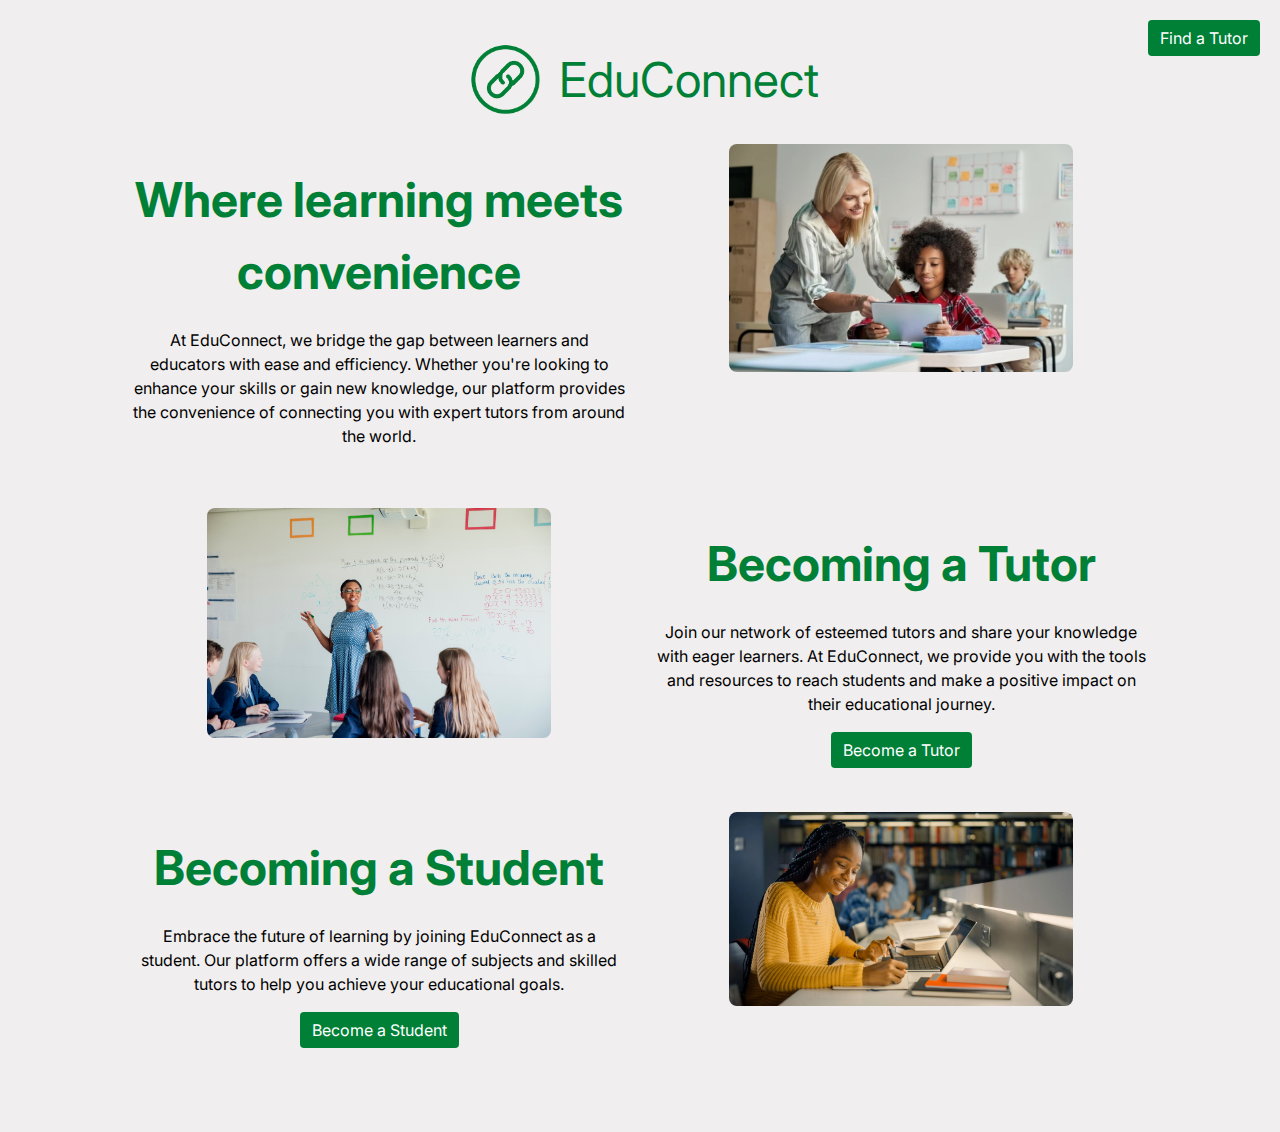
<file: figma-to-html/index.html>
<!DOCTYPE html>
<html>

<head>
    <link href="https://fonts.googleapis.com/css?family=Inter&display=swap" rel="stylesheet" />
    <link href="https://stackpath.bootstrapcdn.com/bootstrap/4.5.2/css/bootstrap.min.css" rel="stylesheet">
    <link href="./css/main.css" rel="stylesheet" /> <!-- Link to the external CSS file -->
    <title>EduConnect</title>
    <style>
        .find-tutor-btn {
            position: fixed;
            top: 20px;
            right: 20px;
            z-index: 1000;
        }
    </style>
</head>

<body>
    <div class="container">
        <div class="row text-center mb-4">
            <div class="col-12">
                <div class="v2001_1460">
                    <div class="logo-container">
                        <img src="images/logo.png" alt="EduConnect Logo"> <!-- Insert your logo image here -->
                        <a href="index.html" class="v2001_1467">EduConnect</a>
                    </div>
                </div>
            </div>
        </div>

        <div class="row mb-4">
            <div class="row"> <!-- Start new row for Becoming a Student (inverted) -->
                <div class="col-6">
                    <div class="v2001_1449 text-center">
                        <span class="v2001_1450">Where learning meets convenience</span>
                    </div>
                    <div class="section-paragraph text-center">
                        <p>At EduConnect, we bridge the gap between learners and educators with ease and efficiency. Whether you're looking to enhance your skills or gain new knowledge, our platform provides the convenience of connecting you with expert tutors from around the world.</p>
                    </div>
                </div>
                <div class="col-6 text-center">
                    <div class="v2001_1448">
                        <img src="images/learning.png" class="img-fluid">
                    </div>
                </div>
            </div> <!-- End new row for Becoming a Student (inverted) -->
        </div>

        <div class="row mb-4">
            <div class="row"> <!-- Start new row for Becoming a Tutor -->
                <div class="col-6 text-center">
                    <div class="v2001_1443">
                        <img src="images/tutor.jpg" alt="Becoming a Tutor" class="img-fluid">
                    </div>
                </div>
                <div class="col-6">
                    <div class="v2001_1449 text-center">
                        <span class="v2001_1450">Becoming a Tutor</span>
                    </div>
                    <div class="section-paragraph text-center">
                        <p>Join our network of esteemed tutors and share your knowledge with eager learners. At EduConnect, we provide you with the tools and resources to reach students and make a positive impact on their educational journey.</p>
                    </div>
                    <div class="v2001_1446 mt-2 text-center">
                        <a href="teacherForm.html" class="btn btn-primary">Become a Tutor</a>
                    </div>
                </div>
            </div> <!-- End new row for Becoming a Tutor -->
        </div>
        
        <div class="row mb-4">
            <div class="row"> <!-- Start new row for Becoming a Student (inverted) -->
                <div class="col-6">
                    <div class="v2001_1449 text-center">
                        <span class="v2001_1450">Becoming a Student</span>
                    </div>
                    <div class="section-paragraph text-center">
                        <p>Embrace the future of learning by joining EduConnect as a student. Our platform offers a wide range of subjects and skilled tutors to help you achieve your educational goals.</p>
                    </div>
                    <div class="v2001_1452 mt-2 text-center">
                        <a href="studentForm.html" class="btn btn-primary">Become a Student</a>
                    </div>
                </div>
                <div class="col-6 text-center">
                    <div class="v2001_1448">
                        <img src="images/student.png" alt="Becoming a Student" class="img-fluid">
                    </div>
                </div>
            </div> <!-- End new row for Becoming a Student (inverted) -->
        </div>
    </div>

    <a href="findTutor.html" class="btn btn-primary find-tutor-btn">Find a Tutor</a>

    <script src="https://code.jquery.com/jquery-3.5.1.slim.min.js"></script>
    <script src="https://stackpath.bootstrapcdn.com/bootstrap/4.5.2/js/bootstrap.bundle.min.js"></script>
</body>

</html>
</file>
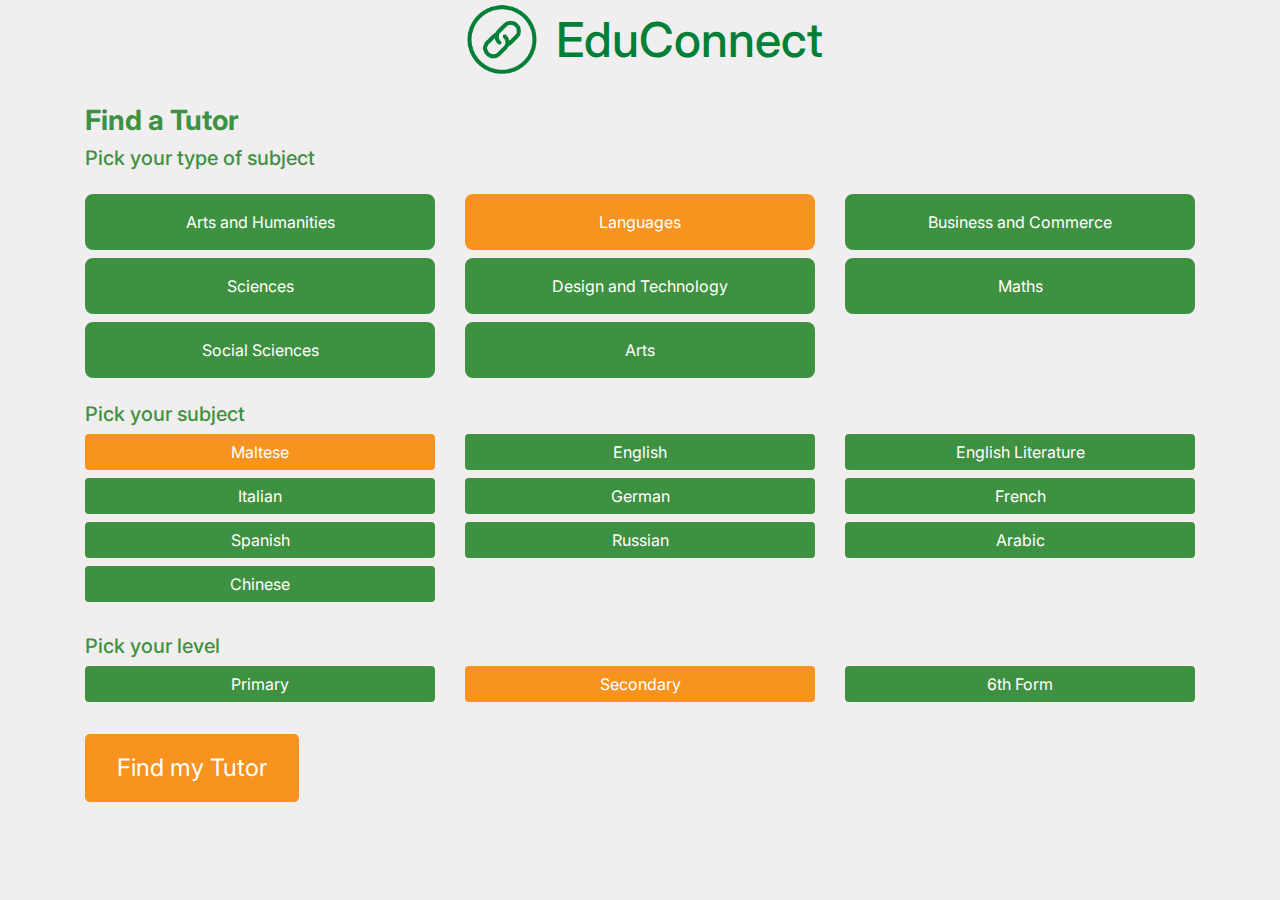
<file: figma-to-html/findTutor.html>
<!DOCTYPE html>
<html lang="en">

<head>
    <meta charset="UTF-8">
    <meta name="viewport" content="width=device-width, initial-scale=1.0">
    <link href="https://fonts.googleapis.com/css?family=Inter&display=swap" rel="stylesheet" />
    <link href="https://stackpath.bootstrapcdn.com/bootstrap/4.5.2/css/bootstrap.min.css" rel="stylesheet">
    <link href="css/findTutor.css" rel="stylesheet" />
    <title>EduConnect</title>
</head>

<body>
    <div class="container">
        <header class="text-center mb-4">
            <div class="logo-container">
                <img src="images/logo.png" alt="EduConnect Logo">
                <a href="index.html" class="brand-name">EduConnect</a>
            </div>
        </header>

        <main>
            <section class="mb-4">
                <h3 class="header-text">Find a Tutor</h3>
                <h5 class="subheader-text">Pick your type of subject</h5>
            </section>

            <section class="subject-buttons mb-3">
                <div class="row">
                    <div class="col-4 mb-2">
                        <button class="btn btn-custom w-100">Arts and Humanities</button>
                    </div>
                    <div class="col-4 mb-2">
                        <button class="btn btn-custom-orange w-100">Languages</button>
                    </div>
                    <div class="col-4 mb-2">
                        <button class="btn btn-custom w-100">Business and Commerce</button>
                    </div>
                    <div class="col-4 mb-2">
                        <button class="btn btn-custom w-100">Sciences</button>
                    </div>
                    <div class="col-4 mb-2">
                        <button class="btn btn-custom w-100">Design and Technology</button>
                    </div>
                    <div class="col-4 mb-2">
                        <button class="btn btn-custom w-100">Maths</button>
                    </div>
                    <div class="col-4 mb-2">
                        <button class="btn btn-custom w-100">Social Sciences</button>
                    </div>
                    <div class="col-4 mb-2">
                        <button class="btn btn-custom w-100">Arts</button>
                    </div>
                </div>
            </section>

            <section class="mb-4">
                <h5 class="subheader-text">Pick your subject</h5>
                <div class="row">
                    <div class="col-4 mb-2">
                        <button class="btn btn-custom-orange w-100">Maltese</button>
                    </div>
                    <div class="col-4 mb-2">
                        <button class="btn btn-custom w-100">English</button>
                    </div>
                    <div class="col-4 mb-2">
                        <button class="btn btn-custom w-100">English Literature</button>
                    </div>
                    <div class="col-4 mb-2">
                        <button class="btn btn-custom w-100">Italian</button>
                    </div>
                    <div class="col-4 mb-2">
                        <button class="btn btn-custom w-100">German</button>
                    </div>
                    <div class="col-4 mb-2">
                        <button class="btn btn-custom w-100">French</button>
                    </div>
                    <div class="col-4 mb-2">
                        <button class="btn btn-custom w-100">Spanish</button>
                    </div>
                    <div class="col-4 mb-2">
                        <button class="btn btn-custom w-100">Russian</button>
                    </div>
                    <div class="col-4 mb-2">
                        <button class="btn btn-custom w-100">Arabic</button>
                    </div>
                    <div class="col-4 mb-2">
                        <button class="btn btn-custom w-100">Chinese</button>
                    </div>
                </div>
            </section>

            <section class="mb-4">
                <h5 class="subheader-text">Pick your level</h5>
                <div class="row">
                    <div class="col-4 mb-2">
                        <button class="btn btn-custom w-100">Primary</button>
                    </div>
                    <div class="col-4 mb-2">
                        <button class="btn btn-custom-orange w-100">Secondary</button>
                    </div>
                    <div class="col-4 mb-2">
                        <button class="btn btn-custom w-100">6th Form</button>
                    </div>
                </div>
            </section>

            <section class="text-left mb-4">
                <button onclick="window.location='tutorInfo.html'" class="btn btn-custom-orange btn-lg">Find my Tutor</button>
            </section>
        </main>
    </div>
</body>

</html>
</file>
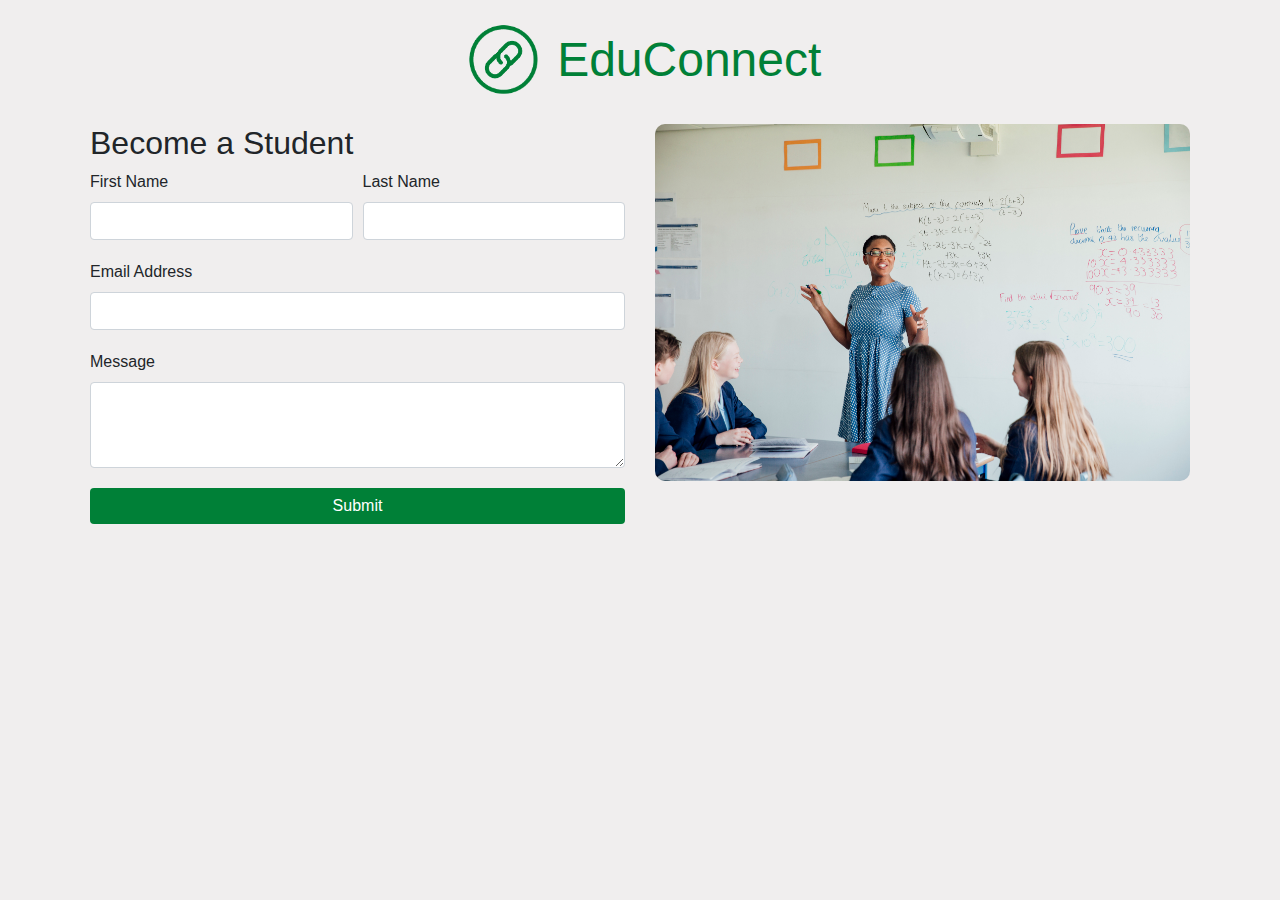
<file: figma-to-html/studentForm.html>
<!DOCTYPE html>
<html>

<head>
    <link href="https://fonts.googleapis.com/css?family=Inter&display=swap" rel="stylesheet" />
    <link href="https://stackpath.bootstrapcdn.com/bootstrap/4.5.2/css/bootstrap.min.css" rel="stylesheet">
    <link href="./css/forms.css" rel="stylesheet" />
    <title>EduConnect</title>
</head>

<body>
    <div class="container">
        <div class="row text-center mb-4">
            <div class="col-12">
                <div class="title">
                    <div class="logo-container">
                        <img src="images/logo.png" alt="EduConnect Logo"> <!-- Insert your logo image here -->
                        <a href="index.html" class="logo">EduConnect</a>
                    </div>
                </div>
            </div>
        </div>

        <div class="row">
            <div class="col-md-6">
                <h2>Become a Student</h2>
                <form action="findTutor.html">
                    <div class="form-row">
                        <div class="form-group col-md-6">
                            <label for="firstName">First Name</label>
                            <input type="text" class="form-control" id="firstName">
                        </div>
                        <div class="form-group col-md-6">
                            <label for="lastName">Last Name</label>
                            <input type="text" class="form-control" id="lastName">
                        </div>
                    </div>
                    <div class="form-group">
                        <label for="email">Email Address</label>
                        <input type="email" class="form-control" id="email">
                    </div>
                    <div class="form-group">
                        <label for="message">Message</label>
                        <textarea class="form-control" id="message" rows="3"></textarea>
                    </div>
                    <button id="SubmitButton" type="submit" class="btn btn-primary">Submit</button>
                </form>
            </div>
            <div class="col-md-6">
                <img src="images/tutor.jpg" alt="Teacher" class="teacher-image">
            </div>
        </div>
    </div>
</body>

</html>
</file>
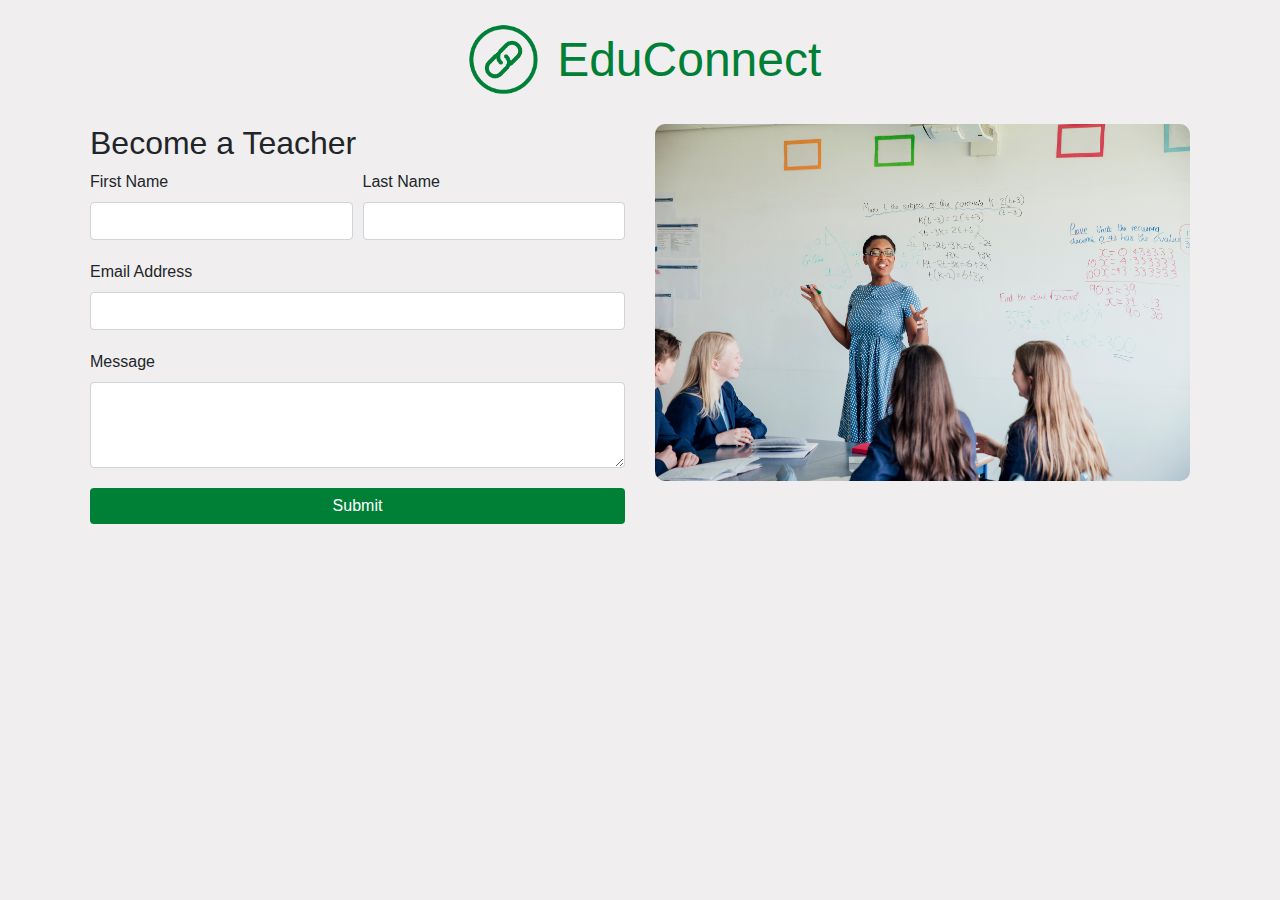
<file: figma-to-html/teacherForm.html>
<!DOCTYPE html>
<html>

<head>
    <link href="https://fonts.googleapis.com/css?family=Inter&display=swap" rel="stylesheet" />
    <link href="https://stackpath.bootstrapcdn.com/bootstrap/4.5.2/css/bootstrap.min.css" rel="stylesheet">
    <link href="./css/forms.css" rel="stylesheet" />
    <title>EduConnect</title>
</head>

<body>
    <div class="container">
        <div class="row text-center mb-4">
            <div class="col-12">
                <div class="title">
                    <div class="logo-container">
                        <img src="images/logo.png" alt="EduConnect Logo"> <!-- Insert your logo image here -->
                        <a href="index.html" class="logo">EduConnect</a>
                    </div>
                </div>
            </div>
        </div>

        <div class="row">
            <div class="col-md-6">
                <h2>Become a Teacher</h2>
                <form>
                    <div class="form-row">
                        <div class="form-group col-md-6">
                            <label for="firstName">First Name</label>
                            <input type="text" class="form-control" id="firstName">
                        </div>
                        <div class="form-group col-md-6">
                            <label for="lastName">Last Name</label>
                            <input type="text" class="form-control" id="lastName">
                        </div>
                    </div>
                    <div class="form-group">
                        <label for="email">Email Address</label>
                        <input type="email" class="form-control" id="email">
                    </div>
                    <div class="form-group">
                        <label for="message">Message</label>
                        <textarea class="form-control" id="message" rows="3"></textarea>
                    </div>
                    <button id="SubmitButton" type="submit" class="btn btn-primary">Submit</button>
                </form>
            </div>
            <div class="col-md-6">
                <img src="images/tutor.jpg" alt="Teacher" class="teacher-image">
            </div>
        </div>
    </div>
</body>

</html>
</file>
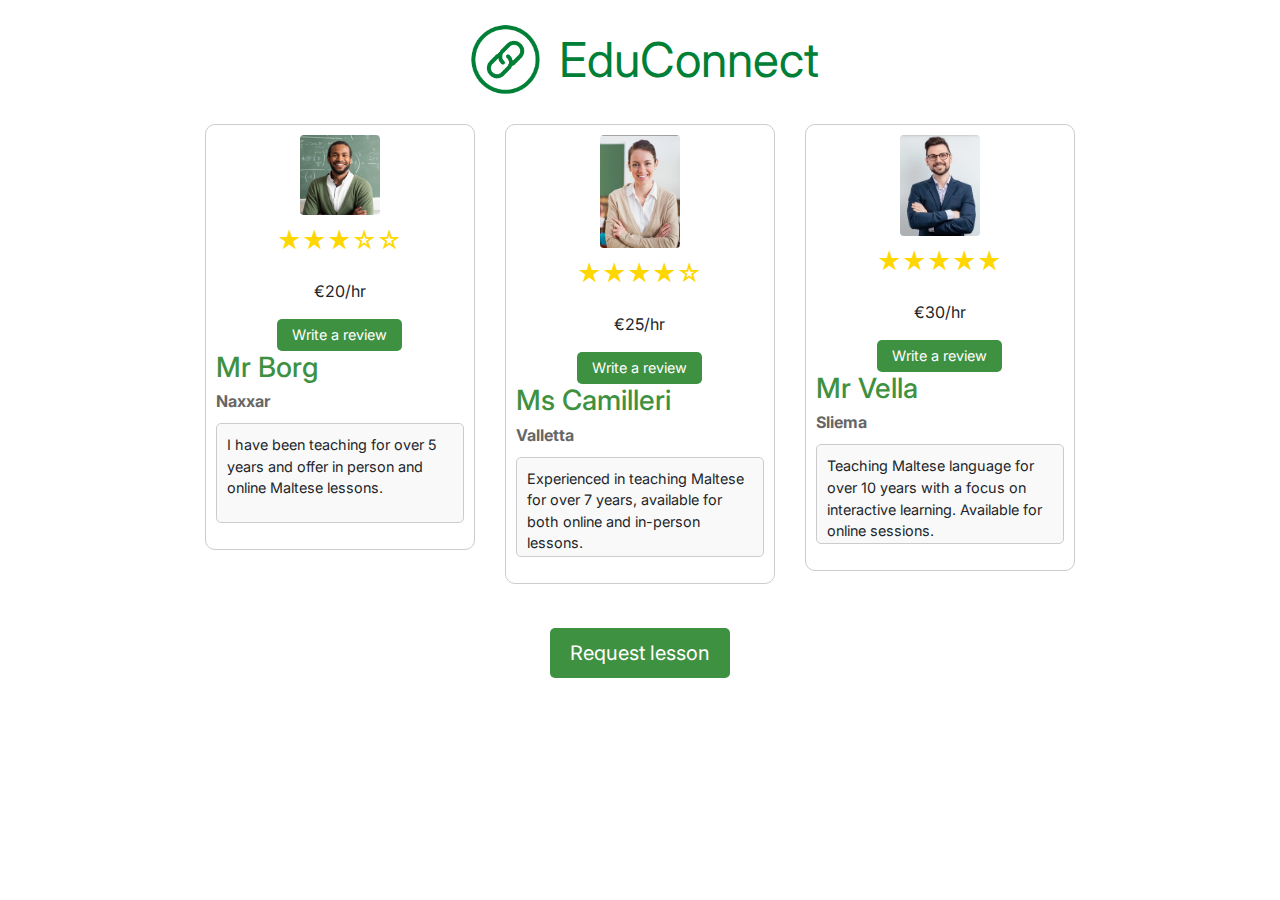
<file: figma-to-html/tutorInfo.html>
<!DOCTYPE html>
<html>

<head>
    <link href="https://fonts.googleapis.com/css?family=Inter&display=swap" rel="stylesheet" />
    <link href="https://stackpath.bootstrapcdn.com/bootstrap/4.5.2/css/bootstrap.min.css" rel="stylesheet">
    <link href="./css/tutorInfo.css" rel="stylesheet" />
    <title>EduConnect</title>
    <style>
        .rating {
            margin-bottom: 20px;
        }

        .star {
            font-size: 1.5em;
            color: #FFD700;
            cursor: pointer;
            margin-right: 5px;
        }

        .selected {
            box-shadow: 0 0 0 2px black
        }
    </style>
</head>

<body>
    <div class="container">
        <div class="row text-center mb-4">
            <div class="col-12">
                <div class="v2001_1460">
                    <div class="logo-container">
                        <img src="images/logo.png" alt="EduConnect Logo"> <!-- Insert your logo image here -->
                        <a href="index.html" class="v2001_1467">EduConnect</a>
                    </div>
                </div>
            </div>
        </div>

        <div class="row mb-4">
            <div class="col-md-4">
                <div class="tutor-info" onclick="toggleSelection(this)">
                    <div class="text-center">
                        <img src="images/v2089_70.png" alt="Tutor" class="img-fluid rounded small-img mb-2">
                        <div class="rating">
                            ★★★☆☆
                        </div>
                        <p>€20/hr</p>
                        <button class="btn btn-custom-secondary" onclick="openReviewModal()">Write a review</button>
                    </div>
                    <div>
                        <h3 class="subheader-text">Mr Borg</h3>
                        <p class="location">Naxxar</p>
                        <p class="description-box">I have been teaching for over 5 years and offer in person and online
                            Maltese lessons.</p>
                    </div>
                </div>
            </div>

            <div class="col-md-4">
                <div class="tutor-info" onclick="toggleSelection(this)">
                    <div class="text-center">
                        <img src="images/tutorfemale.png" alt="Tutor" class="img-fluid rounded small-img mb-2">
                        <div class="rating">
                            ★★★★☆
                        </div>
                        <p>€25/hr</p>
                        <button class="btn btn-custom-secondary" onclick="openReviewModal()">Write a review</button>
                    </div>
                    <div>
                        <h3 class="subheader-text">Ms Camilleri</h3>
                        <p class="location">Valletta</p>
                        <p class="description-box">Experienced in teaching Maltese for over 7 years, available for both
                            online and in-person lessons.</p>
                    </div>
                </div>
            </div>

            <div class="col-md-4">
                <div class="tutor-info" onclick="toggleSelection(this)">
                    <div class="text-center">
                        <img src="images/maletutor2.png" alt="Tutor" class="img-fluid rounded small-img mb-2">
                        <div class="rating">
                            ★★★★★
                        </div>
                        <p>€30/hr</p>
                        <button class="btn btn-custom-secondary" onclick="openReviewModal()">Write a review</button>
                    </div>
                    <div>
                        <h3 class="subheader-text">Mr Vella</h3>
                        <p class="location">Sliema</p>
                        <p class="description-box">Teaching Maltese language for over 10 years with a focus on
                            interactive learning. Available for online sessions.</p>
                    </div>
                </div>
            </div>
        </div>

        <div class="row">
            <div class="col-12 text-center">
                <button class="btn btn-custom btn-lg" onclick="openModal()">Request lesson</button>
            </div>
        </div>
    </div>

    <!-- Lesson Request Modal -->
    <div class="modal fade" id="lessonModal" tabindex="-1" role="dialog" aria-labelledby="lessonModalLabel" aria-hidden="true">
        <div class="modal-dialog" role="document">
            <div class="modal-content">
                <div class="modal-header">
                    <h5 class="modal-title" id="lessonModalLabel">Lesson Requested</h5>
                    <button type="button" class="close" data-dismiss="modal" aria-label="Close">
                        <span aria-hidden="true">&times;</span>
                    </button>
                </div>
                <div class="modal-body">
                    <p>The selected tutors have been contacted and will get back to you shortly.</p>
                </div>
                <div class="modal-footer">
                    <button type="button" class="btn btn-secondary" data-dismiss="modal" onclick="redirectToIndex()">OK</button>
                </div>
            </div>
        </div>
    </div>

    <!-- Review Modal -->
    <div class="modal fade" id="reviewModal" tabindex="-1" role="dialog" aria-labelledby="reviewModalLabel" aria-hidden="true">
        <div class="modal-dialog" role="document">
            <div class="modal-content">
                <div class="modal-header">
                    <h5 class="modal-title" id="reviewModalLabel">Write a Review</h5>
                    <button type="button" class="close" data-dismiss="modal" aria-label="Close">
                        <span aria-hidden="true">&times;</span>
                    </button>
                </div>
                <div class="modal-body">
                    <form>
                        <div class="rating">
                            <span class="star" data-value="1">&#9733;</span>
                            <span class="star" data-value="2">&#9733;</span>
                            <span class="star" data-value="3">&#9733;</span>
                            <span class="star" data-value="4">&#9734;</span>
                            <span class="star" data-value="5">&#9734;</span>
                        </div>
                        <div class="form-group">
                            <label for="review">Your Review</label>
                            <textarea class="form-control" id="review" rows="3"></textarea>
                        </div>
                    </form>
                </div>
                <div class="modal-footer">
                    <button type="button" class="btn btn-secondary" data-dismiss="modal">Close</button>
                    <button type="button" class="btn btn-primary" onclick="submitReview()">Submit Review</button>
                </div>
            </div>
        </div>
    </div>

    <script>
        function toggleSelection(element) {
            element.classList.toggle("selected");
        }

        function openModal() {
            const selectedTutors = document.querySelectorAll('.selected');
            if (selectedTutors.length > 0) {
                // Show modal
                $('#lessonModal').modal('show');
            } else {
                alert("Please select at least one tutor before requesting a lesson.");
            }
        }

        function redirectToIndex() {
            window.location.href = "index.html";
        }

        function openReviewModal() {
            $('#reviewModal').modal('show');
        }

        function submitReview() {
            alert("Review submitted!");
            $('#reviewModal').modal('hide');
        }

        document.addEventListener('DOMContentLoaded', () => {
            const stars = document.querySelectorAll('.star');
            stars.forEach(star => {
                star.addEventListener('click', () => {
                    const value = star.getAttribute('data-value');
                    stars.forEach(s => {
                        if (s.getAttribute('data-value') <= value) {
                            s.innerHTML = '&#9733;'; // filled star
                        } else {
                            s.innerHTML = '&#9734;'; // empty star
                        }
                    });
                });
            });
        });
    </script>

    <!-- jQuery and Bootstrap JS -->
    <script src="https://code.jquery.com/jquery-3.5.1.slim.min.js"></script>
    <script src="https://stackpath.bootstrapcdn.com/bootstrap/4.5.2/js/bootstrap.bundle.min.js"></script>
</body>

</html>
</file>
<file: figma-to-html/css/main.css>
.logo-container {
  display: flex;
  align-items: center;
  justify-content: center;
}

.logo-container img {
  height: 80px; /* Adjust the height as needed */
  margin-right: 10px; /* Adjust the spacing between the logo and text */
}

* {
  box-sizing: border-box;
}

body {
  font-family: 'Inter', sans-serif;
  font-size: 14px;
  margin: 0;
  background-color: rgb(240, 238, 238);
}

.container {
  max-width: 80%;
  opacity: 1;
  padding: 20px;
  margin: 20px auto;
}

.text-center {
  text-align: center;
}

.row {
  margin-bottom: 20px;
}

.col-6 {
  width: 50%;
}

.col-12 {
  width: 100%;
}

.img-fluid {
  border-radius: 8px;
  width: 70%;
}

.v2001_1444,
.v2001_1450,
.v2001_1456,
.v2001_1467 {
  color: #008037;
}

.v2001_1444,
.v2001_1450 {
  font-weight: bold;
  font-size: 48px;
}

.v2001_1456 {
  font-weight: extra-bold;
  font-size: 64px;
}

.v2001_1467 {
  font-weight: medium;
  font-size: 48px;
}

.v2001_1467:hover {
  text-decoration: none;
  color: #008037
}

.v2001_1447,
.v2001_1453 {
  font-weight: medium;
  font-size: 16px;
  color: rgba(255, 255, 255, 1);
}

.btn {
  background: #008037;
  border: none;
}

.btn:hover {
  background: #005f27;
}

.v2001_1455,
.v2001_1449 {
  margin: 20px 0;
}

.section-paragraph {
  font-size: 16px;
  color: #000; /* Set text color to black */
}
</file>
<file: figma-to-html/css/findTutor.css>
body {
  font-family: 'Inter', sans-serif;
  background-color: rgb(240, 238, 238);
}

.logo-container {
  display: flex;
  align-items: center;
  justify-content: center;
}

.logo-container img {
  height: 80px;
  margin-right: 10px;
}

.brand-name {
  font-size: 48px;
  color: #008037;
  font-weight: 500;
  text-decoration: none;
}

.brand-name:hover {
  text-decoration: none;
  color: #008037;
}

.header-text {
  color: #3F9142;
  font-weight: bold;
}

.subheader-text {
  color: #3F9142;
}

.subject-buttons .btn {
  padding: 16px 32px;
  border-radius: 8px;
}

.btn-custom {
  background-color: #3F9142;
  color: white;
  border: none;
}

.btn-custom:hover {
  background-color: #2e6c31;
}

.btn-custom-orange {
  background-color: #F7931E;
  color: white;
  border: none;
}

.btn-custom-orange:hover {
  background-color: #d9791a;
}

.btn-lg {
  padding: 16px 32px;
  font-size: 24px;
}
</file>
<file: figma-to-html/css/forms.css>
/* Custom CSS */
body {
  background-color: rgb(240, 238, 238);
}

.container {
  padding: 20px;
}

.logo {
  font-weight: medium;
  font-size: 48px;
  color: #008037; /* Green color */
}

.logo:hover {
  text-decoration: none;
  color: #008037;
}

.form-group {
  margin-bottom: 20px;
}

.form-control {
  border-radius: 4px;
}

.btn-primary {
  background-color: #008037; /* Green color */
  border: none;
  border-radius: 4px;
}

.btn-primary:hover {
  background-color: #005f27; /* Darker green color */
}

.teacher-image {
  max-width: 100%;
  height: auto;
  border-radius: 10px;
}

#SubmitButton {
  width: 100%;
}

.logo-container {
  display: flex;
  align-items: center;
  justify-content: center;
}

.logo-container img {
  height: 80px; /* Adjust the height as needed */
  margin-right: 10px; /* Adjust the spacing between the logo and text */
}
</file>
<file: figma-to-html/css/tutorInfo.css>
body {
  font-family: 'Inter', sans-serif;
}

.container {
  max-width: 900px;
  margin: auto;
  padding-top: 20px;
}

.logo-container {
  display: flex;
  align-items: center;
  justify-content: center;
}

.logo-container img {
  height: 80px; /* Adjust the height as needed */
  margin-right: 10px; /* Adjust the spacing between the logo and text */
}

.v2001_1467 {
  font-weight: medium;
  font-size: 48px;
  color: #008037;
}

.v2001_1467:hover {
  text-decoration: none;
  color: #008037
}

.header-text {
  color: #3F9142;
  font-weight: bold;
}

.subheader-text {
  color: #3F9142;
  margin-bottom: 5px;
}

.location {
  font-weight: bold;
  color: #666;
  margin-bottom: 10px;
}

.description-box {
  width: 100%;
  height: 100px;
  border: 1px solid #ccc;
  border-radius: 5px;
  padding: 10px;
  background-color: #f9f9f9;
  font-size: 0.9em;
}

.rating {
  color: #FFD700;
  font-size: 1.5em;
}

.btn-custom {
  background-color: #3F9142;
  color: white;
  border: none;
  border-radius: 5px;
  padding: 10px 20px;
}

.btn-custom:hover {
  background-color: #2e6c31;
}

.btn-custom-secondary {
  background-color: #3F9142;
  color: white;
  border: none;
  border-radius: 5px;
  padding: 5px 15px;
  font-size: 0.9em;
}

.btn-custom-secondary:hover {
  background-color: #2e6c31;
}

.tutor-info {
  padding: 10px;
  border: 1px solid #ccc;
  border-radius: 10px;
  margin-bottom: 20px;
}

.small-img {
  max-width: 80px;
}
</file>
